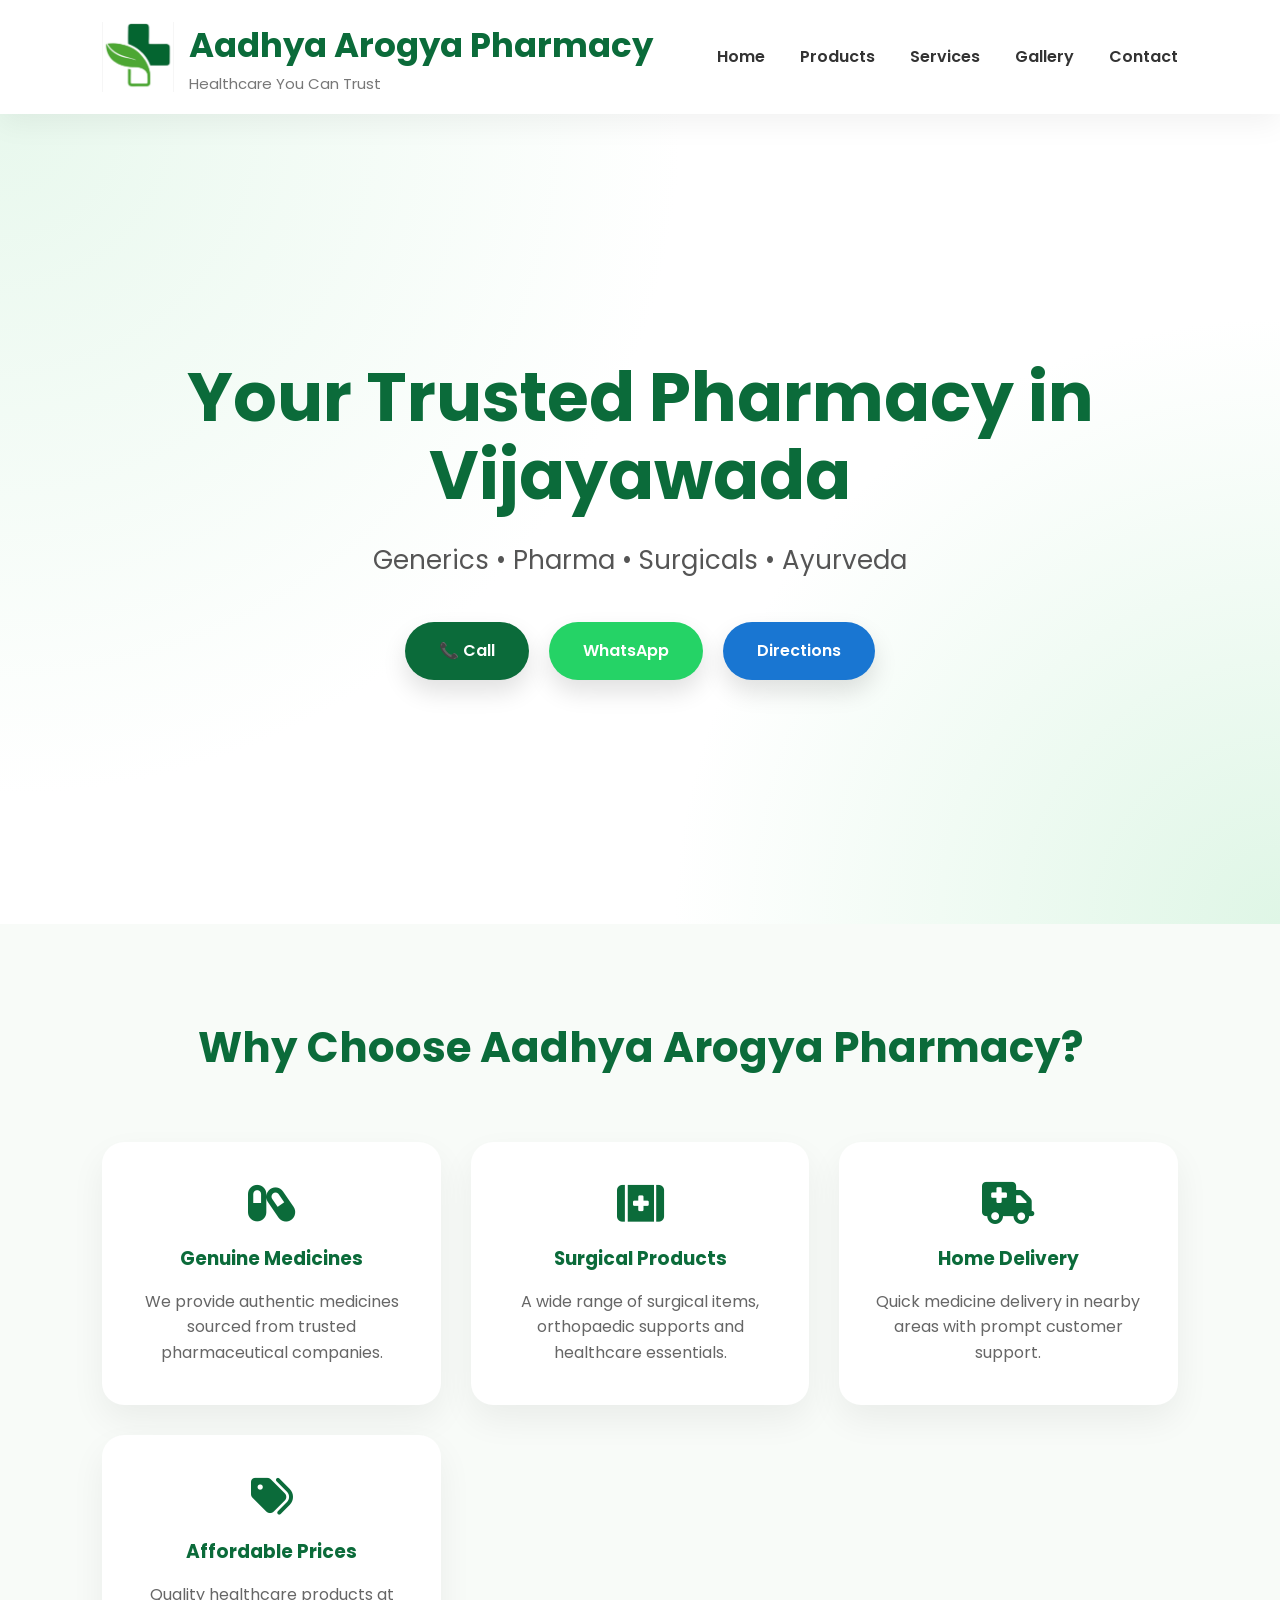
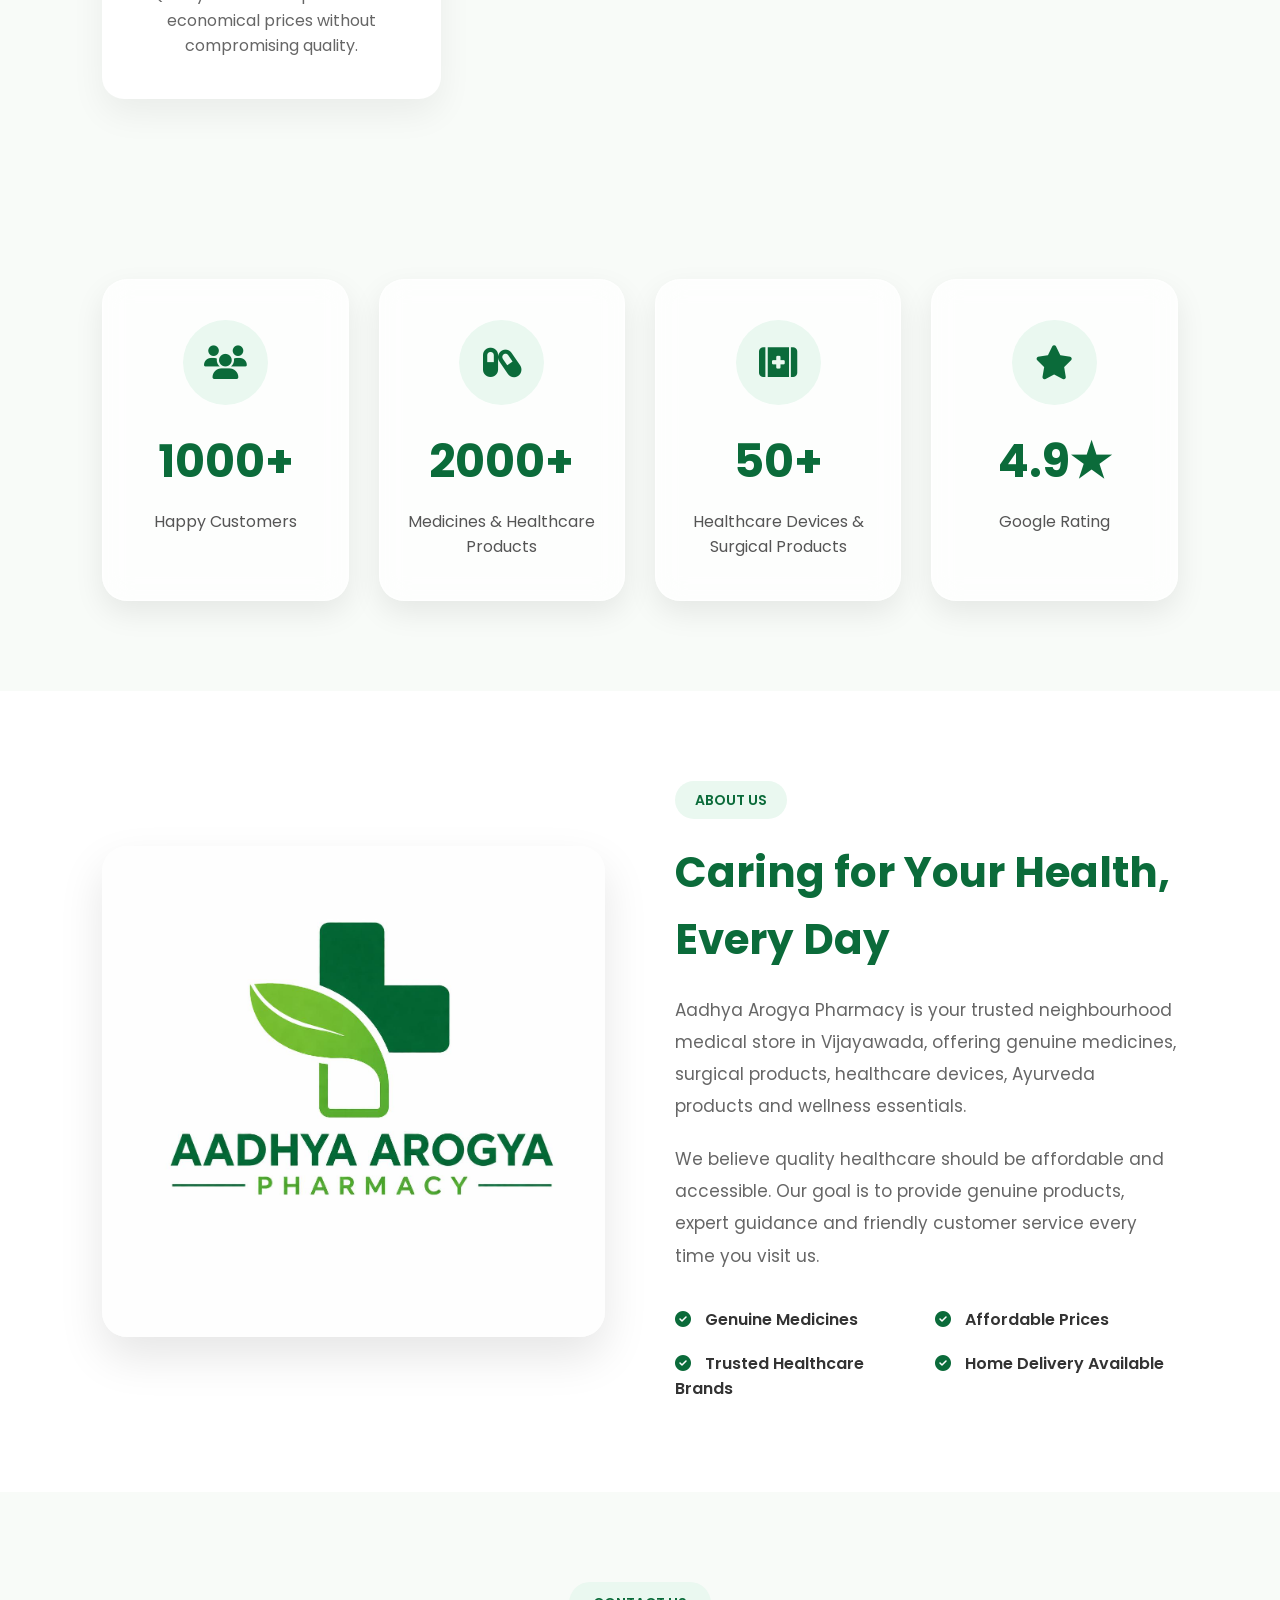
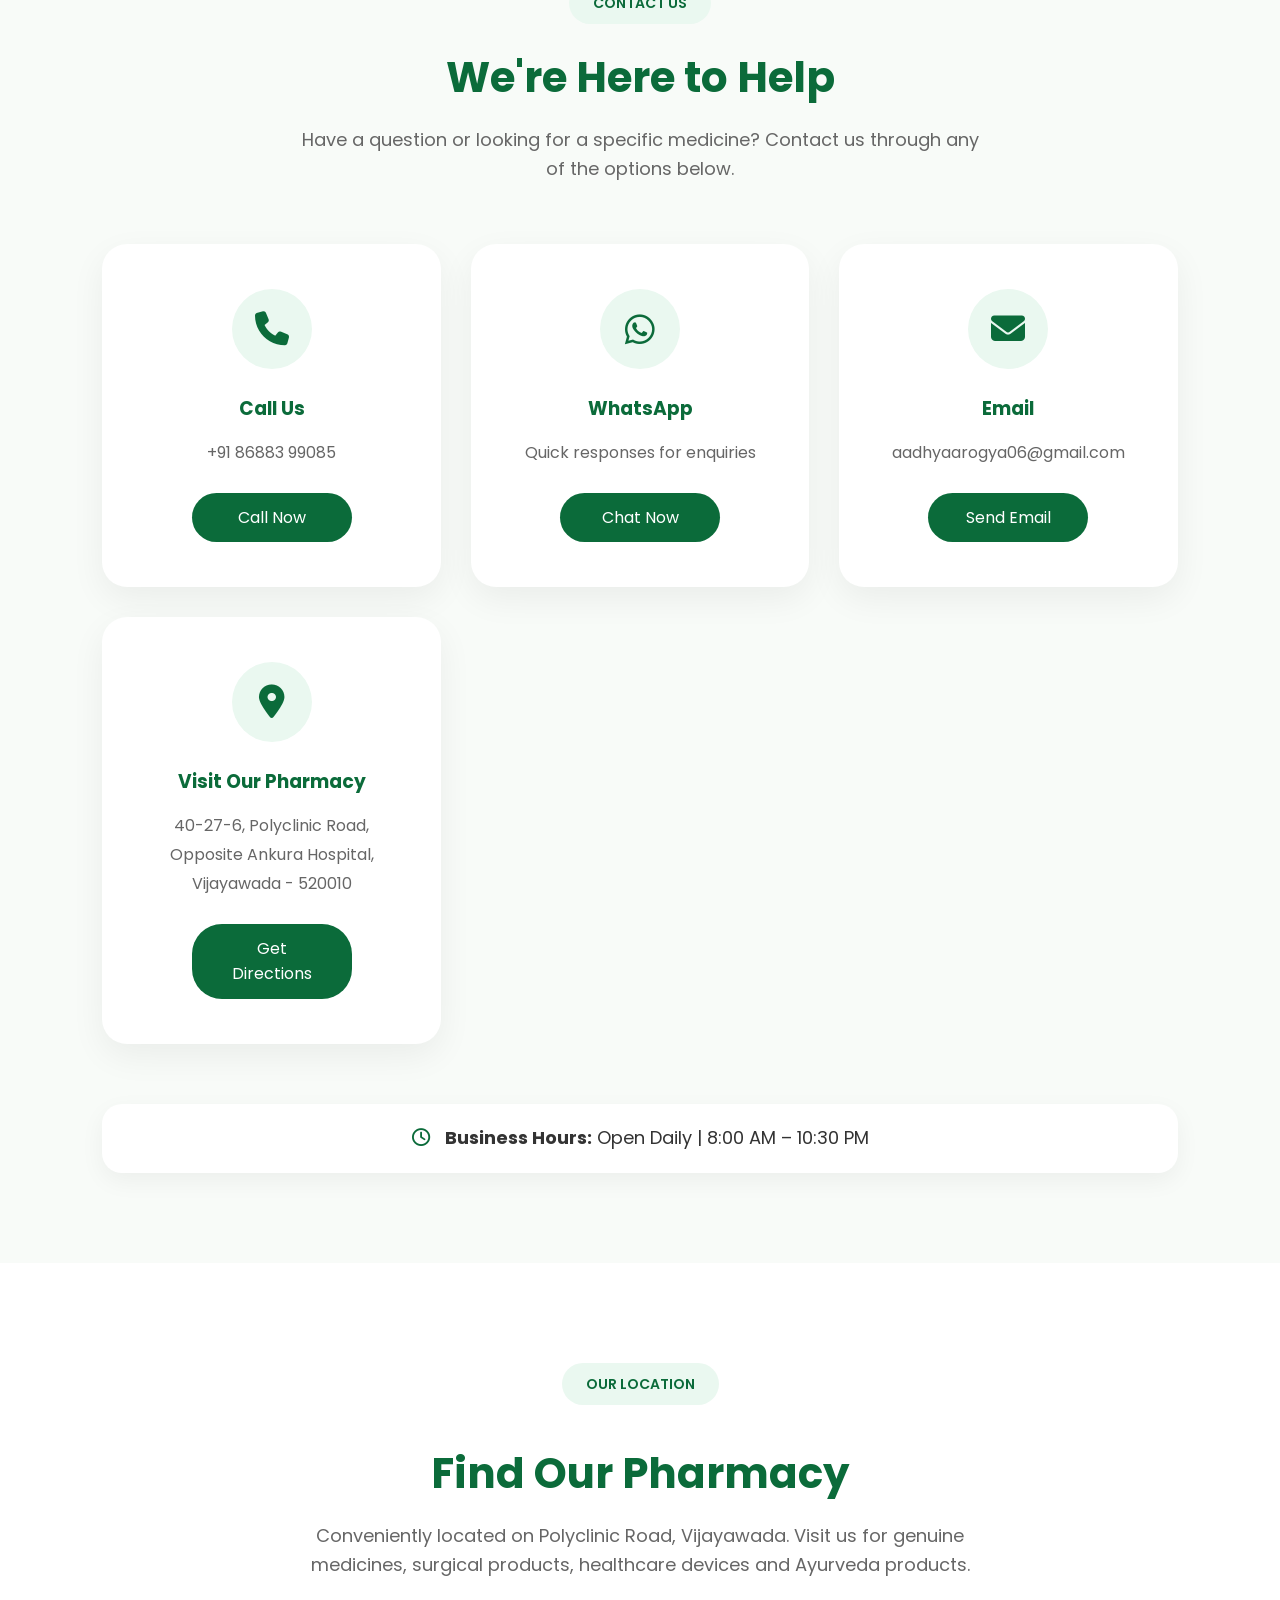
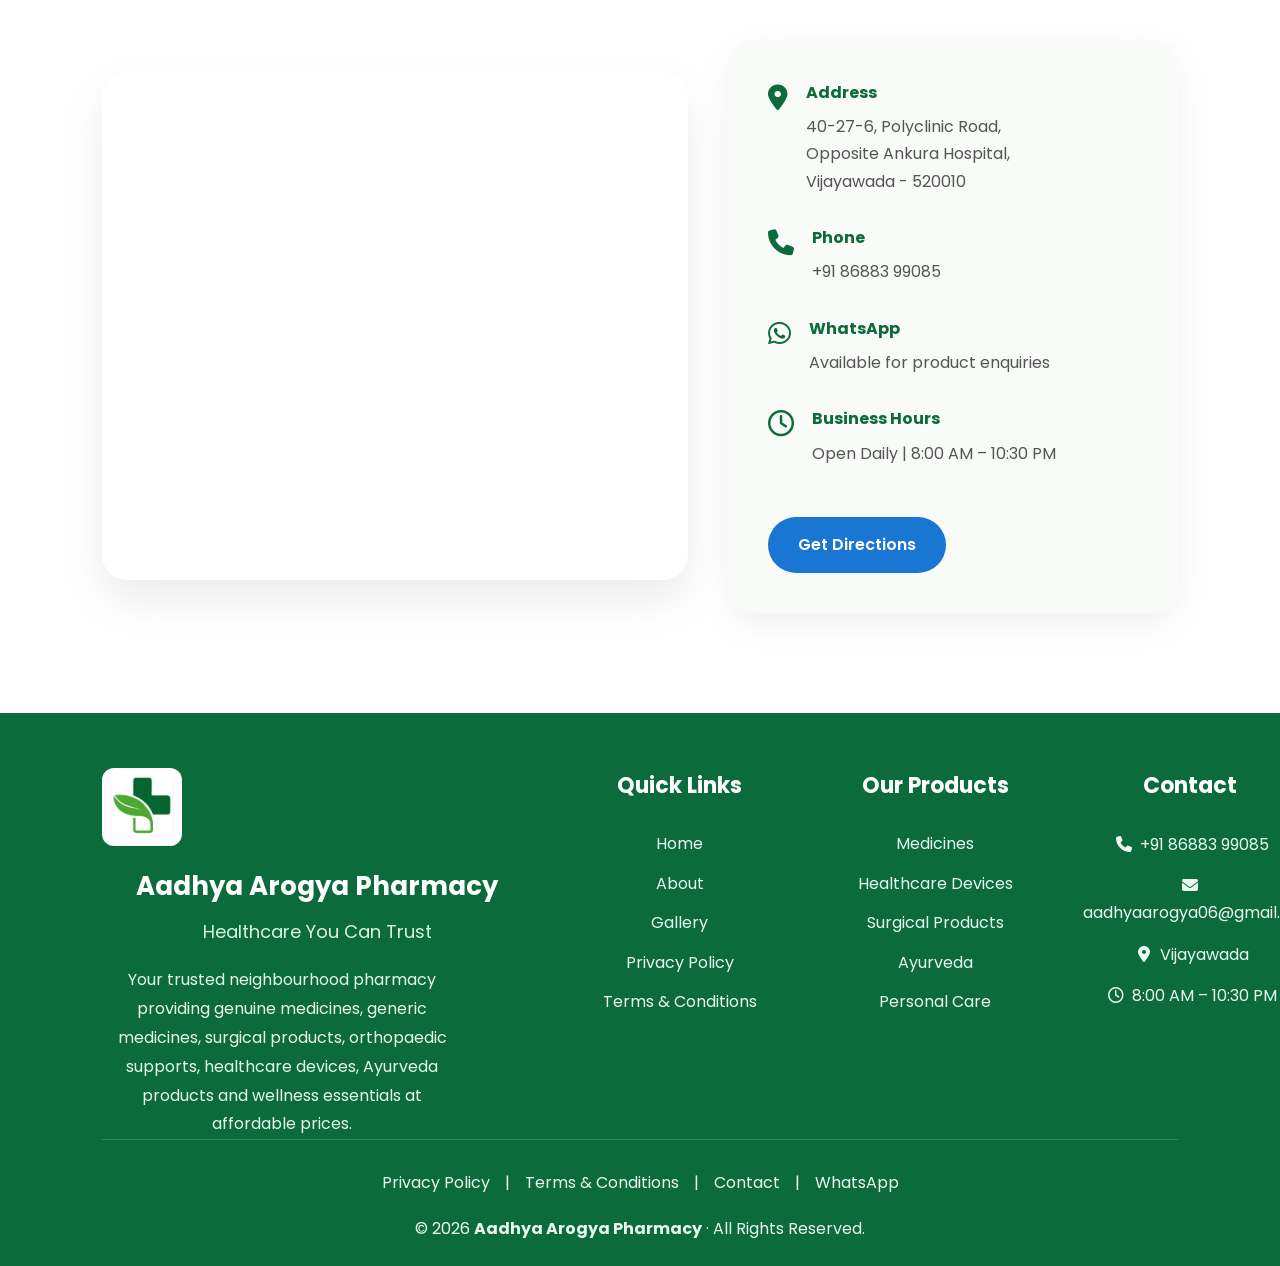
<file: index.html>
<!DOCTYPE html>
<html lang="en">

<head>
<meta charset="UTF-8">

<meta name="viewport" content="width=device-width, initial-scale=1.0">

<title>
Aadhya Arogya Pharmacy | Best Medical Shop in Vijayawada
</title>

<meta name="description"
content="Aadhya Arogya Pharmacy on Polyclinic Road, Vijayawada. Genuine medicines, surgical products, healthcare devices, Ayurveda products, and personal care items. Open daily from 8:00 AM to 10:30 PM.">

<meta name="keywords"
content="Pharmacy Vijayawada, Medical Shop Vijayawada, Generic Medicines, Surgical Products, Healthcare Devices, Ayurveda Products, Polyclinic Road Pharmacy">

<meta name="author"
content="Aadhya Arogya Pharmacy">

<meta name="robots"
content="index, follow">

<meta property="og:title"
content="Aadhya Arogya Pharmacy">

<meta property="og:description"
content="Your trusted pharmacy in Vijayawada for genuine medicines, surgical products and healthcare devices.">

<meta property="og:image"
content="https://aadhyarogyapharmacy.github.io/images/logo.png">

<meta property="og:url"
content="https://aadhyarogyapharmacy.github.io">

<meta property="og:type"
content="website">

<link rel="stylesheet" href="css/style.css">
<!-- Favicon -->
<link rel="icon" type="image/png" href="images/favicon.png">

<link rel="preconnect" href="https://fonts.googleapis.com">
<link rel="preconnect" href="https://fonts.gstatic.com" crossorigin>
<link href="https://fonts.googleapis.com/css2?family=Poppins:wght@300;400;500;600;700&display=swap" rel="stylesheet">
<link rel="stylesheet" href="https://cdnjs.cloudflare.com/ajax/libs/font-awesome/6.6.0/css/all.min.css">
</head>

<body>
<header>

<nav class="navbar">

    <div class="logo">

        <img src="images/logo.png" alt="Aadhya Arogya Pharmacy Logo">

        <div>

            <h2>Aadhya Arogya Pharmacy</h2>

            <p>Healthcare You Can Trust</p>

        </div>

    </div>

    <ul>

        <li><a href="#">Home</a></li>

        <li><a href="#">Products</a></li>

        <li><a href="#">Services</a></li>

        <li><a href="#">Gallery</a></li>

        <li><a href="#">Contact</a></li>

    </ul>

</nav>

</header>



<section class="hero">

<div class="hero-content">

    <h1>Your Trusted Pharmacy in Vijayawada</h1>

    <p>
        Generics • Pharma • Surgicals • Ayurveda
    </p>

    <div class="buttons">

        <a class="btn call" href="tel:+918688399085">
            📞 Call
        </a>

        <a class="btn whatsapp"
            href="https://wa.me/918688399085"
            target="_blank">

            WhatsApp

        </a>

        <a class="btn directions"
            href="https://maps.app.goo.gl/ExGHCFpSuEDU38B56?g_st=ic"
            target="_blank">

            Directions

        </a>

    </div>

</div>

</section>

<!-- Why Choose Us -->

<section class="features">

<h2 class="section-title">
    Why Choose Aadhya Arogya Pharmacy?
</h2>

<div class="card-container">

    <div class="card">

        <!-- <div class="icon">💊</div> -->
            <i class="fa-solid fa-capsules"></i>

        <h3>Genuine Medicines</h3>

        <p>
            We provide authentic medicines sourced from trusted pharmaceutical companies.
        </p>

    </div>

    <div class="card">

        <!-- <div class="icon">🩺</div> -->
            <i class="fa-solid fa-kit-medical"></i>

        <h3>Surgical Products</h3>

        <p>
            A wide range of surgical items, orthopaedic supports and healthcare essentials.
        </p>

    </div>

    <div class="card">

        <!-- <div class="icon">🚚</div> -->
        <i class="fa-solid fa-truck-medical"></i>

        <h3>Home Delivery</h3>

        <p>
            Quick medicine delivery in nearby areas with prompt customer support.
        </p>

    </div>

    <div class="card">

        <!--<div class="icon">💰</div> -->
        <i class="fa-solid fa-tags"></i>
        <h3>Affordable Prices</h3>

        <p>
            Quality healthcare products at economical prices without compromising quality.
        </p>

    </div>

</div>

</section>

<!-- =========================
    Statistics Section
========================= -->

<section class="stats">

<div class="stats-container">

    <div class="stat-card">
        <div class="stat-icon">
            <i class="fas fa-users"></i>
        </div>
        <h2>1000+</h2>
        <p>Happy Customers</p>
    </div>

    <div class="stat-card">
        <div class="stat-icon">
            <i class="fas fa-capsules"></i>
        </div>
        <h2>2000+</h2>
        <p>Medicines & Healthcare Products</p>
    </div>

    <div class="stat-card">
        <div class="stat-icon">
            <i class="fas fa-kit-medical"></i>
        </div>
        <h2>50+</h2>
        <p>Healthcare Devices & Surgical Products</p>
    </div>

    <div class="stat-card">
        <div class="stat-icon">
            <i class="fas fa-star"></i>
        </div>
        <h2>4.9★</h2>
        <p>Google Rating</p>
    </div>

</div>

</section>

<!-- ==========================
    About Us Section
=========================== -->

<section class="about" id="about">

<div class="about-container">

    <div class="about-image">

        <img src="images/card.jpeg" alt="Aadhya Arogya Pharmacy">

    </div>

    <div class="about-content">

        <span class="about-tag">
            ABOUT US
        </span>

        <h2>
            Caring for Your Health, Every Day
        </h2>

        <p>
            Aadhya Arogya Pharmacy is your trusted neighbourhood medical store in Vijayawada,
            offering genuine medicines, surgical products, healthcare devices,
            Ayurveda products and wellness essentials.
        </p>

        <p>
            We believe quality healthcare should be affordable and accessible.
            Our goal is to provide genuine products, expert guidance and
            friendly customer service every time you visit us.
        </p>

        <div class="about-points">

            <div>
                <i class="fa-solid fa-circle-check"></i>
                Genuine Medicines
            </div>

            <div>
                <i class="fa-solid fa-circle-check"></i>
                Affordable Prices
            </div>

            <div>
                <i class="fa-solid fa-circle-check"></i>
                Trusted Healthcare Brands
            </div>

            <div>
                <i class="fa-solid fa-circle-check"></i>
                Home Delivery Available
            </div>

        </div>

    </div>

</div>

</section>

<!-- ==========================
    Contact Section
=========================== -->

<section class="contact" id="contact">

<div class="contact-header">

    <span class="section-badge">CONTACT US</span>

    <h2>We're Here to Help</h2>

    <p>
        Have a question or looking for a specific medicine? Contact us through any of the options below.
    </p>

</div>

<div class="contact-grid">

    <!-- Phone -->

    <div class="contact-card">

        <div class="contact-icon">
            <i class="fa-solid fa-phone"></i>
        </div>

        <h3>Call Us</h3>

        <p>+91 86883 99085</p>

        <a href="tel:+918688399085">Call Now</a>

    </div>

    <!-- WhatsApp -->

    <div class="contact-card">

        <div class="contact-icon">
            <i class="fab fa-whatsapp"></i>
        </div>

        <h3>WhatsApp</h3>

        <p>Quick responses for enquiries</p>

        <a href="https://wa.me/918688399085" target="_blank">Chat Now</a>

    </div>

    <!-- Email -->

    <div class="contact-card">

        <div class="contact-icon">
            <i class="fa-solid fa-envelope"></i>
        </div>

        <h3>Email</h3>

        <p>aadhyaarogya06@gmail.com</p>

        <a href="mailto:aadhyaarogya06@gmail.com">Send Email</a>

    </div>

    <!-- Address -->

    <div class="contact-card">

        <div class="contact-icon">
            <i class="fa-solid fa-location-dot"></i>
        </div>

        <h3>Visit Our Pharmacy</h3>

        <p>
            40-27-6, Polyclinic Road,<br>
            Opposite Ankura Hospital,<br>
            Vijayawada - 520010
        </p>

        <a href="https://maps.app.goo.gl/ExGHCFpSuEDU38B56?g_st=ic" target="_blank">
            Get Directions
        </a>

    </div>

</div>

<div class="business-hours">

    <i class="fa-regular fa-clock"></i>

    <strong>Business Hours:</strong>

    Open Daily | 8:00 AM – 10:30 PM

</div>

</section>

<!-- ==========================
    FIND US SECTION
=========================== -->

<section class="location-section">

<div class="location-header">

    <span class="section-badge">OUR LOCATION</span>

    <h2>Find Our Pharmacy</h2>

    <p>
        Conveniently located on Polyclinic Road, Vijayawada. Visit us for genuine medicines,
        surgical products, healthcare devices and Ayurveda products.
    </p>

</div>

<div class="location-container">

    <!-- Google Map -->

    <div class="map-box">

        <iframe
            src="https://www.google.com/maps/embed?pb=!1m18!1m12!1m3!1d3825.45987664628!2d80.65176439999999!3d16.502865!2m3!1f0!2f0!3f0!3m2!1i1024!2i768!4f13.1!3m3!1m2!1s0x3a35fb4c6fdb5a3b%3A0xeaca6f3a212778a6!2sAadhya%20arogya%20pharmacy%20(polyclinic%20road)%20%7C%20best%20medical%20shop!5e0!3m2!1sen!2sin!4v1783483279400!5m2!1sen!2sin"
            allowfullscreen=""
            loading="lazy"
            referrerpolicy="strict-origin-when-cross-origin">

        </iframe>

    </div>

    <!-- Location Info -->

    <div class="location-info">

        <div class="info-item">

            <i class="fas fa-location-dot"></i>

            <div>

                <h4>Address</h4>

                <p>
                    40-27-6, Polyclinic Road,<br>
                    Opposite Ankura Hospital,<br>
                    Vijayawada - 520010
                </p>

            </div>

        </div>

        <div class="info-item">

            <i class="fas fa-phone"></i>

            <div>

                <h4>Phone</h4>

                <p>+91 86883 99085</p>

            </div>

        </div>

        <div class="info-item">

            <i class="fab fa-whatsapp"></i>

            <div>

                <h4>WhatsApp</h4>

                <p>Available for product enquiries</p>

            </div>

        </div>

        <div class="info-item">

            <i class="far fa-clock"></i>

            <div>

                <h4>Business Hours</h4>

                <p>Open Daily | 8:00 AM – 10:30 PM</p>

            </div>

        </div>

        <a class="direction-btn"
            href="https://maps.app.goo.gl/ExGHCFpSuEDU38B56?g_st=ic"
            target="_blank">

            Get Directions

        </a>

    </div>

</div>

</section>

<footer>

    <div class="footer-container">

        <!-- Brand -->

        <div class="footer-brand">

            <img src="images/logo.png" alt="Aadhya Arogya Pharmacy Logo">

            <h2>Aadhya Arogya Pharmacy</h2>

            <p class="footer-tagline">
                Healthcare You Can Trust
            </p>

            <p class="footer-description">

                Your trusted neighbourhood pharmacy providing genuine medicines, generic medicines, surgical products, orthopaedic supports, healthcare devices, Ayurveda products and wellness essentials at affordable prices.

            </p>

        </div>

        <!-- Quick Links -->

        <div class="footer-column">

            <h3>Quick Links</h3>

            <a href="#">Home</a>

            <a href="#about">About</a>

            <a href="#">Gallery</a>

            <a href="privacy.html">Privacy Policy</a>

            <a href="terms.html">Terms & Conditions</a>

        </div>

        <!-- Products -->

        <div class="footer-column">

            <h3>Our Products</h3>

            <a href="#">Medicines</a>

            <a href="#">Healthcare Devices</a>

            <a href="#">Surgical Products</a>

            <a href="#">Ayurveda</a>

            <a href="#">Personal Care</a>

        </div>

        <!-- Contact -->

        <div class="footer-column">

            <h3>Contact</h3>

            <p><i class="fa-solid fa-phone"></i> +91 86883 99085</p>

            <p><i class="fa-solid fa-envelope"></i> aadhyaarogya06@gmail.com</p>

            <p><i class="fa-solid fa-location-dot"></i> Vijayawada</p>

            <p><i class="fa-regular fa-clock"></i> 8:00 AM – 10:30 PM</p>

        </div>

    </div>

    <!-- Action Buttons 

    <div class="footer-actions">

        <a href="https://wa.me/918688399085" target="_blank" class="footer-btn whatsapp-btn">

            <i class="fab fa-whatsapp"></i>

            WhatsApp

        </a>

        <a href="tel:+918688399085" class="footer-btn call-btn">

            <i class="fa-solid fa-phone"></i>

            Call

        </a>

        <a href="https://maps.app.goo.gl/ExGHCFpSuEDU38B56?g_st=ic"

           target="_blank"

           class="footer-btn direction-btn">

            <i class="fa-solid fa-location-arrow"></i>

            Directions

        </a>

    </div> -->

    <!-- Bottom -->

    <div class="footer-bottom">

        <div class="footer-bottom-links">

            <a href="privacy.html">Privacy Policy</a>

            <span>|</span>

            <a href="terms.html">Terms & Conditions</a>

            <span>|</span>

            <a href="mailto:aadhyaarogya06@gmail.com">Contact</a>

            <span>|</span>

            <a href="https://wa.me/918688399085" target="_blank">

                WhatsApp

            </a>

        </div>

        <p>

            © 2026 <strong>Aadhya Arogya Pharmacy</strong> · All Rights Reserved.

        </p>

    </div>

</footer>

<!-- ==========================
    Back To Top Button
=========================== -->

<button id="backToTop" title="Go to Top">
<i class="fa-solid fa-arrow-up"></i>
</button>

<script src="js/script.js"></script>

</body>
</html>
</file>
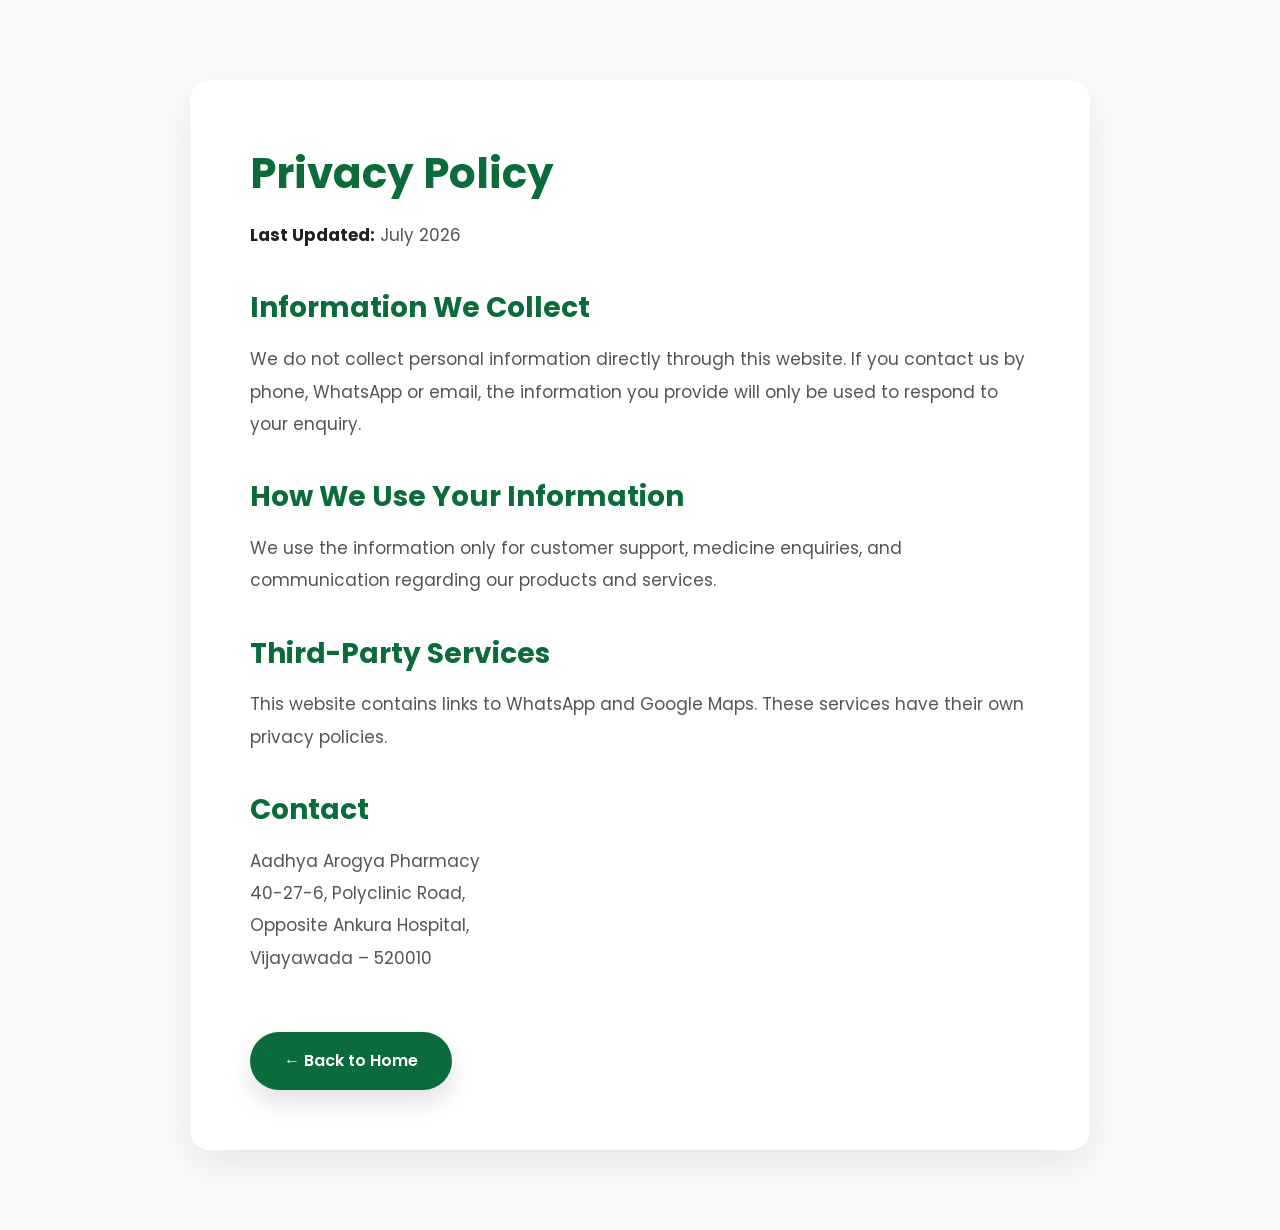
<file: privacy.html>
<!DOCTYPE html>
<html lang="en">

<head>

<meta charset="UTF-8">

<meta name="viewport" content="width=device-width, initial-scale=1.0">

<title>Privacy Policy | Aadhya Arogya Pharmacy</title>

<link rel="preconnect" href="https://fonts.googleapis.com">
<!-- Favicon -->
<link rel="icon" type="image/png" href="images/favicon.png">

<link rel="preconnect" href="https://fonts.gstatic.com" crossorigin>

<link href="https://fonts.googleapis.com/css2?family=Poppins:wght@300;400;500;600;700&display=swap" rel="stylesheet">

<link rel="stylesheet" href="css/style.css">

</head>

<body>

<section class="legal-page">

<div class="legal-container">

<h1>Privacy Policy</h1>

<p><strong>Last Updated:</strong> July 2026</p>

<h2>Information We Collect</h2>

<p>
We do not collect personal information directly through this website.
If you contact us by phone, WhatsApp or email, the information you provide
will only be used to respond to your enquiry.
</p>

<h2>How We Use Your Information</h2>

<p>
We use the information only for customer support, medicine enquiries,
and communication regarding our products and services.
</p>

<h2>Third-Party Services</h2>

<p>
This website contains links to WhatsApp and Google Maps.
These services have their own privacy policies.
</p>

<h2>Contact</h2>

<p>

Aadhya Arogya Pharmacy<br>

40-27-6, Polyclinic Road,<br>

Opposite Ankura Hospital,<br>

Vijayawada – 520010

</p>

<a href="index.html" class="btn call">

← Back to Home

</a>

</div>

</section>

</body>

</html>
</file>
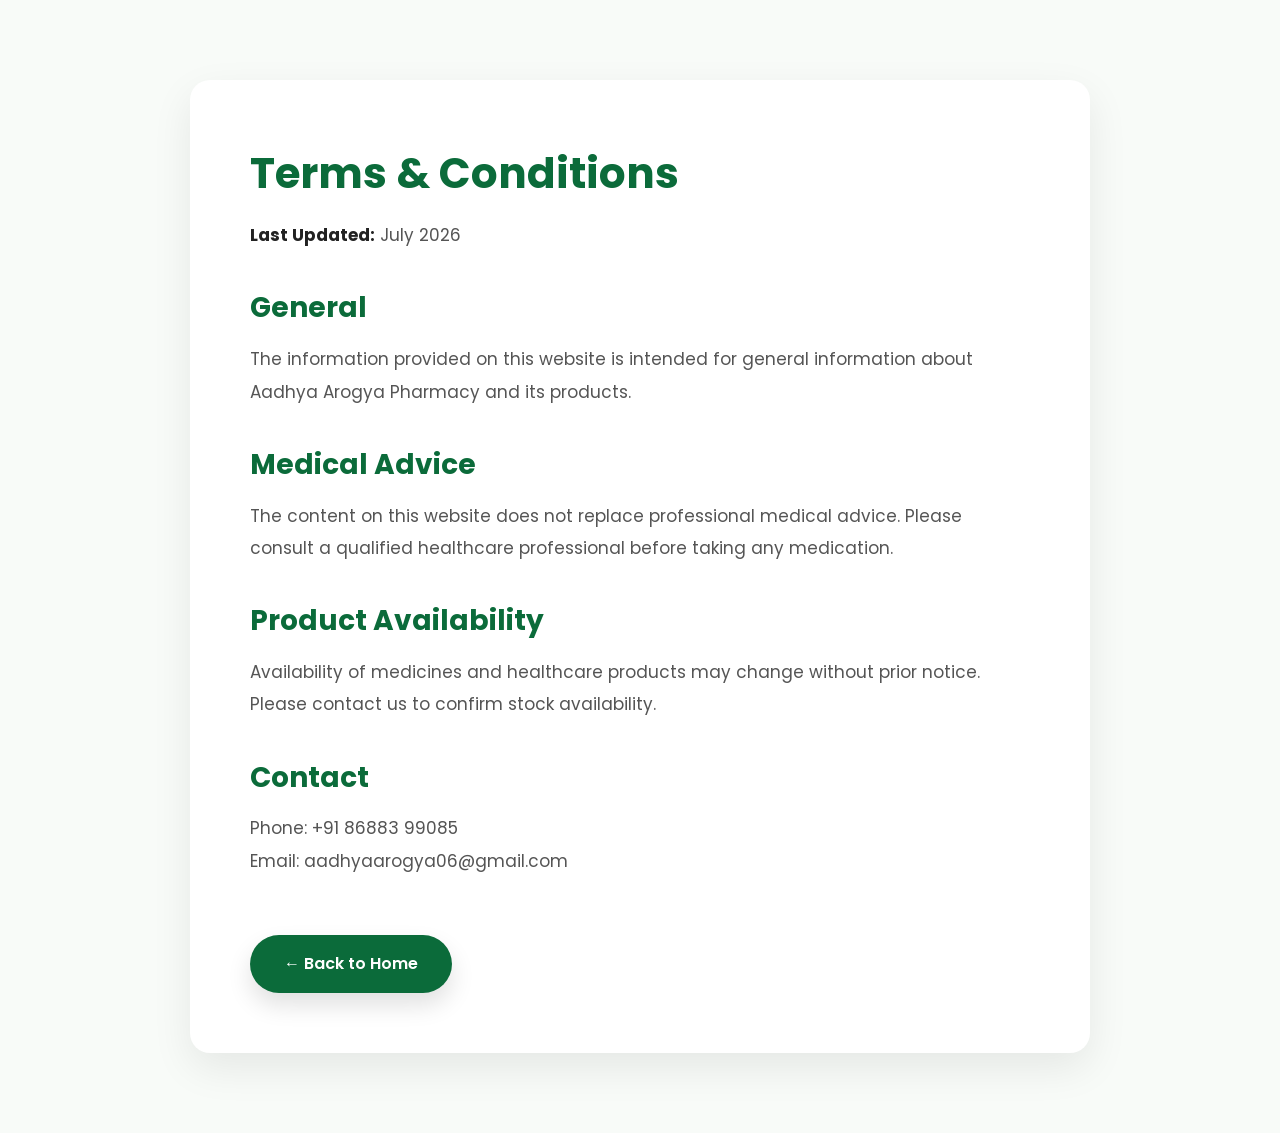
<file: terms.html>
<!DOCTYPE html>
<html lang="en">

<head>

<meta charset="UTF-8">

<meta name="viewport" content="width=device-width, initial-scale=1.0">

<title>Terms & Conditions | Aadhya Arogya Pharmacy</title>

<link rel="preconnect" href="https://fonts.googleapis.com">
<!-- Favicon -->
<link rel="icon" type="image/png" href="images/favicon.png">

<link rel="preconnect" href="https://fonts.gstatic.com" crossorigin>

<link href="https://fonts.googleapis.com/css2?family=Poppins:wght@300;400;500;600;700&display=swap" rel="stylesheet">

<link rel="stylesheet" href="css/style.css">

</head>

<body>

<section class="legal-page">

<div class="legal-container">

<h1>Terms & Conditions</h1>

<p><strong>Last Updated:</strong> July 2026</p>

<h2>General</h2>

<p>
The information provided on this website is intended for general
information about Aadhya Arogya Pharmacy and its products.
</p>

<h2>Medical Advice</h2>

<p>
The content on this website does not replace professional medical advice.
Please consult a qualified healthcare professional before taking any medication.
</p>

<h2>Product Availability</h2>

<p>
Availability of medicines and healthcare products may change without prior notice.
Please contact us to confirm stock availability.
</p>

<h2>Contact</h2>

<p>

Phone: +91 86883 99085<br>

Email: aadhyaarogya06@gmail.com

</p>

<a href="index.html" class="btn call">

← Back to Home

</a>

</div>

</section>

</body>

</html>
</file>
<file: css/style.css>
/* Aadhya Arogya Pharmacy - Premium CSS v1.0 */
* {
    margin: 0;
    padding: 0;
    box-sizing: border-box;
    font-family: 'Poppins', sans-serif
}

html {
    scroll-behavior: smooth
}

body {
    background: #F8FBF8;
    color: #333;
    line-height: 1.6
}

img {
    max-width: 100%;
    display: block
}

section {
    padding: 90px 8%
}

.navbar {
    display: flex;
    justify-content: space-between;
    align-items: center;
    padding: 18px 8%;
    background: #fff;
    position: sticky;
    top: 0;
    z-index: 1000;
    box-shadow: 0 8px 30px rgba(0, 0, 0, .06)
}

.logo {
    display: flex;
    align-items: center;
    gap: 15px
}

.logo img {
    width: 72px;
    height: 72px;
    object-fit: contain
}

.logo h2 {
    color: #0B6B3A;
    font-size: 34px;
    font-weight: 700
}

.logo p {
    color: #777;
    font-size: 15px
}

.navbar ul {
    display: flex;
    gap: 35px;
    list-style: none
}

.navbar a {
    text-decoration: none;
    color: #333;
    font-weight: 600;
    transition: .3s
}

.navbar a:hover {
    color: #0B6B3A
}

.hero {
    min-height: 90vh;
    display: flex;
    justify-content: center;
    align-items: center;
    text-align: center;
    padding: 60px 20px;
    background: radial-gradient(circle at top left, #E8F8ED 0%, transparent 45%), radial-gradient(circle at bottom right, #DFF6E6 0%, transparent 40%), #fff
}

.hero-content {
    max-width: 1000px
}

.hero h1 {
    font-size: 68px;
    color: #0B6B3A;
    line-height: 1.15;
    margin-bottom: 25px
}

.hero p {
    font-size: 26px;
    color: #555;
    margin-bottom: 40px
}

.buttons {
    display: flex;
    justify-content: center;
    gap: 20px;
    flex-wrap: wrap
}

.btn {
    padding: 16px 34px;
    color: #fff;
    text-decoration: none;
    border-radius: 50px;
    font-weight: 600;
    box-shadow: 0 12px 25px rgba(0, 0, 0, .12);
    transition: .3s
}

.call {
    background: #0B6B3A
}

.whatsapp {
    background: #25D366
}

.directions {
    background: #1976D2
}

.btn:hover {
    transform: translateY(-5px)
}

.section-title {
    text-align: center;
    color: #0B6B3A;
    font-size: 42px;
    margin-bottom: 60px
}

.features {
    background: #F8FBF8
}

.card-container {
    display: grid;
    grid-template-columns: repeat(auto-fit, minmax(260px, 1fr));
    gap: 30px
}

.card {
    background: #fff;
    padding: 40px 30px;
    border-radius: 22px;
    text-align: center;
    box-shadow: 0 15px 35px rgba(0, 0, 0, .06);
    transition: .35s
}

.card:hover {
    transform: translateY(-10px);
    box-shadow: 0 20px 40px rgba(0, 0, 0, .12)
}

.card i {
    font-size: 42px;
    color: #0B6B3A;
    margin-bottom: 20px
}

.card h3 {
    color: #0B6B3A;
    margin-bottom: 15px
}

.card p {
    color: #666
}

.stats {
    background: #F8FBF8
}

.stats-container {
    max-width: 1200px;
    margin: auto;
    display: grid;
    grid-template-columns: repeat(auto-fit, minmax(240px, 1fr));
    gap: 30px
}

.stat-card {
    background: rgba(255, 255, 255, .75);
    backdrop-filter: blur(14px);
    border-radius: 25px;
    padding: 40px 25px;
    text-align: center;
    border: 1px solid rgba(255, 255, 255, .5);
    box-shadow: 0 12px 30px rgba(0, 0, 0, .08);
    transition: .35s
}

.stat-card:hover {
    transform: translateY(-10px);
    box-shadow: 0 20px 45px rgba(11, 107, 58, .18)
}

.stat-icon {
    width: 85px;
    height: 85px;
    margin: 0 auto 20px;
    border-radius: 50%;
    background: #EAF8F0;
    color: #0B6B3A;
    display: flex;
    justify-content: center;
    align-items: center;
    font-size: 34px
}

.stat-card h2 {
    color: #0B6B3A;
    font-size: 46px;
    margin-bottom: 10px
}

.stat-card p {
    color: #555
}

footer {
    background: #0B6B3A;
    color: #fff;
    text-align: center;
    padding: 35px
}

@media(max-width:992px) {
    .navbar {
        flex-direction: column;
        gap: 20px
    }

    .navbar ul {
        flex-wrap: wrap;
        justify-content: center;
        gap: 20px
    }

    .hero h1 {
        font-size: 48px
    }

    .hero p {
        font-size: 20px
    }

    .logo h2 {
        font-size: 24px
    }
}

@media(max-width:768px) {
    section {
        padding: 70px 6%
    }

    .hero {
        min-height: 75vh
    }

    .hero h1 {
        font-size: 38px
    }

    .hero p {
        font-size: 18px
    }

    .buttons {
        flex-direction: column;
        align-items: center
    }

    .btn {
        width: 240px;
        text-align: center
    }
}

/* ==========================
      ABOUT SECTION
========================== */

.about {

    background: #ffffff;

}

.about-container {

    max-width: 1200px;

    margin: auto;

    display: grid;

    grid-template-columns: 1fr 1fr;

    gap: 70px;

    align-items: center;

}

.about-image img {

    width: 100%;

    border-radius: 25px;

    box-shadow: 0 20px 45px rgba(0, 0, 0, .10);

}

.about-tag {

    display: inline-block;

    background: #EAF8F0;

    color: #0B6B3A;

    padding: 8px 20px;

    border-radius: 30px;

    font-size: 14px;

    font-weight: 600;

    margin-bottom: 20px;

}

.about-content h2 {

    font-size: 42px;

    color: #0B6B3A;

    margin-bottom: 20px;

}

.about-content p {

    color: #666;

    line-height: 1.9;

    margin-bottom: 20px;

    font-size: 17px;

}

.about-points {

    display: grid;

    grid-template-columns: repeat(2, 1fr);

    gap: 18px;

    margin-top: 35px;

}

.about-points div {

    font-weight: 600;

    color: #333;

}

.about-points i {

    color: #0B6B3A;

    margin-right: 10px;

}

/* Mobile */

@media(max-width:900px) {

    .about-container {

        grid-template-columns: 1fr;

    }

    .about-content {

        text-align: center;

    }

    .about-points {

        grid-template-columns: 1fr;

    }

}


/* ==========================
      CONTACT SECTION
========================== */

.contact {

    background: #F8FBF8;

}

.contact-header {

    text-align: center;

    max-width: 700px;

    margin: auto;

    margin-bottom: 60px;

}

.section-badge {

    display: inline-block;

    background: #EAF8F0;

    color: #0B6B3A;

    padding: 10px 24px;

    border-radius: 30px;

    font-size: 14px;

    font-weight: 600;

    margin-bottom: 20px;

}

.contact-header h2 {

    font-size: 42px;

    color: #0B6B3A;

    margin-bottom: 15px;

}

.contact-header p {

    color: #666;

    font-size: 18px;

}

.contact-grid {

    display: grid;

    grid-template-columns: repeat(auto-fit, minmax(260px, 1fr));

    gap: 30px;

}

.contact-card {

    background: white;

    border-radius: 25px;

    padding: 45px 35px;

    text-align: center;

    transition: .35s;

    box-shadow: 0 12px 35px rgba(0, 0, 0, .06);

}

.contact-card:hover {

    transform: translateY(-8px);

    box-shadow: 0 20px 45px rgba(11, 107, 58, .15);

}

.contact-icon {

    width: 80px;

    height: 80px;

    margin: auto;

    margin-bottom: 25px;

    border-radius: 50%;

    background: #EAF8F0;

    display: flex;

    justify-content: center;

    align-items: center;

    color: #0B6B3A;

    font-size: 34px;

}

.contact-card h3 {

    color: #0B6B3A;

    margin-bottom: 15px;

}

.contact-card p {

    color: #666;

    margin-bottom: 25px;

    line-height: 1.8;

}

.contact-card a {

    display: inline-block;

    background: #0B6B3A;

    color: white;

    text-decoration: none;

    padding: 12px 24px;

    border-radius: 30px;

    transition: .3s;

}

.contact-card a:hover {

    background: #09572F;

}

.business-hours {

    margin-top: 60px;

    background: white;

    border-radius: 20px;

    padding: 20px;

    text-align: center;

    font-size: 18px;

    color: #333;

    box-shadow: 0 8px 25px rgba(0, 0, 0, .05);

}

.business-hours i {

    color: #0B6B3A;

    margin-right: 10px;

}

.contact-card a {
    display: inline-block;
    width: 160px;
    text-align: center;
}

.contact-icon {
    transition: .3s;
}

.contact-card:hover .contact-icon {
    transform: rotate(8deg) scale(1.08);
}

/*=================================
        LOCATION SECTION
==================================*/

.location-section {

    padding: 100px 8%;

    background: #ffffff;

}

.location-header {

    text-align: center;

    max-width: 700px;

    margin: auto;

    margin-bottom: 60px;

}

.location-header h2 {

    font-size: 42px;

    color: #0B6B3A;

    margin: 15px 0;

}

.location-header p {

    color: #666;

    font-size: 18px;

}

.location-container {

    display: grid;

    grid-template-columns: 1.3fr 1fr;

    gap: 40px;

    align-items: center;

}

.map-box {

    border-radius: 25px;

    overflow: hidden;

    box-shadow: 0 20px 45px rgba(0, 0, 0, .08);

}

.map-box iframe {

    width: 100%;

    height: 500px;

    border: none;

}

.location-info {

    background: #F8FBF8;

    padding: 40px;

    border-radius: 25px;

    box-shadow: 0 12px 35px rgba(0, 0, 0, .06);

}

.info-item {

    display: flex;

    gap: 18px;

    margin-bottom: 30px;

    align-items: flex-start;

}

.info-item i {

    color: #0B6B3A;

    font-size: 26px;

    margin-top: 5px;

}

.info-item h4 {

    color: #0B6B3A;

    margin-bottom: 8px;

}

.info-item p {

    color: #555;

    line-height: 1.7;

}

.direction-btn {

    display: inline-block;

    margin-top: 20px;

    background: #0B6B3A;

    color: white;

    text-decoration: none;

    padding: 15px 30px;

    border-radius: 40px;

    font-weight: 600;

    transition: .3s;

}

.direction-btn:hover {

    background: #09552e;

}

@media(max-width:900px) {

    .location-container {

        grid-template-columns: 1fr;

    }

    .map-box iframe {

        height: 350px;

    }
}

/*=================================
        BACK TO TOP BUTTON
==================================*/

#backToTop {

    position: fixed;

    bottom: 30px;

    right: 30px;

    width: 55px;

    height: 55px;

    border: none;

    border-radius: 50%;

    background: #0B6B3A;

    color: #fff;

    font-size: 20px;

    cursor: pointer;

    box-shadow: 0 10px 25px rgba(0, 0, 0, .25);

    display: flex;

    justify-content: center;

    align-items: center;

    opacity: 0;

    visibility: hidden;

    transform: translateY(20px);

    transition: all .35s ease;

    z-index: 9999;

}

#backToTop.show {

    opacity: 1;

    visibility: visible;

    transform: translateY(0);

}

#backToTop:hover {

    background: #09572F;

    transform: translateY(-5px);

    box-shadow: 0 15px 35px rgba(11, 107, 58, .35);

}

#backToTop i {

    pointer-events: none;

}

/*=================================
        PREMIUM FOOTER
==================================*/

footer {

    background: #0B6B3A;

    color: white;

    padding: 55px 8% 25px;

}

.footer-container {

    display: grid;

    grid-template-columns: 40% 20% 20% 20%;

    gap: 40px;

    align-items: start;

}

.footer-brand img {

    width: 80px;

    margin-bottom: 20px;

    background: white;

    border-radius: 12px;

    padding: 8px;

}

.footer-brand h2 {

    font-size: 26px;

    margin-bottom: 10px;

}

.footer-tagline {

    color: #D9F5E2;

    font-size: 18px;

    margin-bottom: 20px;

}

.footer-description {

    color: #E7F8EC;

    line-height: 1.8;

    max-width: 360px;

}

.footer-column h3 {

    margin-bottom: 28px;

    font-size: 22px;

}

.footer-column {

    display: flex;

    flex-direction: column;

}

.footer-column a {

    color: #EAF8F0;

    text-decoration: none;

    margin-bottom: 14px;

    transition: .3s;

}

.footer-column a:hover {

    color: #8FF0B8;

    transform: translateX(5px);

}

.footer-column p {

    margin-bottom: 14px;

    color: #EAF8F0;

    line-height: 1.7;

}

.footer-column i {

    width: 25px;

}

/*=========================
      ACTION BUTTONS
==========================*/

.footer-actions {

    display: flex;

    justify-content: center;

    align-items: center;

    gap: 16px;

    margin: 40px 0 28px;

    flex-wrap: wrap;

}

.footer-btn {

    padding: 15px 28px;

    border-radius: 40px;

    background: white;

    color: #0B6B3A;

    text-decoration: none;

    font-weight: 600;

    transition: .3s;

    box-shadow: 0 8px 20px rgba(0, 0, 0, .15);

}

.footer-btn:hover {

    background: #ffffff;

    transform: translateY(-6px) scale(1.03);

    box-shadow: 0 15px 35px rgba(0, 0, 0, .18);

}

.footer-btn i {

    margin-right: 12px;
    font-size: 20px;

}

/*=========================
      BOTTOM
==========================*/

.footer-bottom {

    border-top: 1px solid rgba(255, 255, 255, .18);

    padding-top: 30px;

    text-align: center;

}

.footer-bottom-links {

    display: flex;

    justify-content: center;

    flex-wrap: wrap;

    gap: 15px;

    margin-bottom: 20px;

}

.whatsapp-btn {

    background: #25D366;

    color: white;

}

.whatsapp-btn:hover {

    background: #20bf5b;

}

.call-btn {

    background: #ffffff;

    color: #0B6B3A;

}

.direction-btn {

    background: #1976D2;

    color: white;

}

.direction-btn:hover {

    background: #1565c0;

}

.footer-bottom-links a {

    color: #EAF8F0;

    text-decoration: none;

}

.footer-bottom-links a:hover {

    color: #8FF0B8;

}

.footer-bottom p {

    color: #EAF8F0;

}

/*=========================
      RESPONSIVE
==========================*/

@media(max-width:1000px) {

    .footer-container {

        grid-template-columns: 1fr 1fr;

    }

}

@media(max-width:700px) {

    .footer-container {

        grid-template-columns: 1fr;

        text-align: center;

    }

    .footer-brand {

        display: flex;

        flex-direction: column;

        align-items: flex-start;

    }

    .footer-description {

        max-width: 100%;

    }

    .footer-column {

        align-items: center;

    }

    .footer-column p {

        text-align: center;

    }

    .footer-actions {

        flex-direction: column;

        align-items: center;

    }

    .footer-btn {

        display: flex;

        align-items: center;

        justify-content: center;

        gap: 10px;

        width: 180px;

        height: 56px;

        border-radius: 50px;

        text-decoration: none;

        font-size: 18px;

        font-weight: 600;

        box-shadow: 0 8px 18px rgba(0, 0, 0, .12);

        transition: .3s;

    }

}

/*=================================
        LEGAL PAGES
==================================*/

.legal-page {

    background: #F8FBF8;

    min-height: 100vh;

    padding: 80px 20px;

    display: flex;

    justify-content: center;

    align-items: flex-start;

}

.legal-container {

    width: 100%;

    max-width: 900px;

    background: #ffffff;

    padding: 60px;

    border-radius: 20px;

    box-shadow: 0 15px 40px rgba(0, 0, 0, .08);

}

.legal-container h1 {

    color: #0B6B3A;

    font-size: 42px;

    margin-bottom: 12px;

}

.legal-container h2 {

    color: #0B6B3A;

    font-size: 28px;

    margin-top: 35px;

    margin-bottom: 12px;

}

.legal-container p {

    color: #555;

    line-height: 1.9;

    font-size: 17px;

    margin-bottom: 18px;

}

.legal-container strong {

    color: #222;

}

.legal-container .btn {

    display: inline-flex;

    align-items: center;

    justify-content: center;

    margin-top: 40px;

    min-width: 200px;

}
</file>
